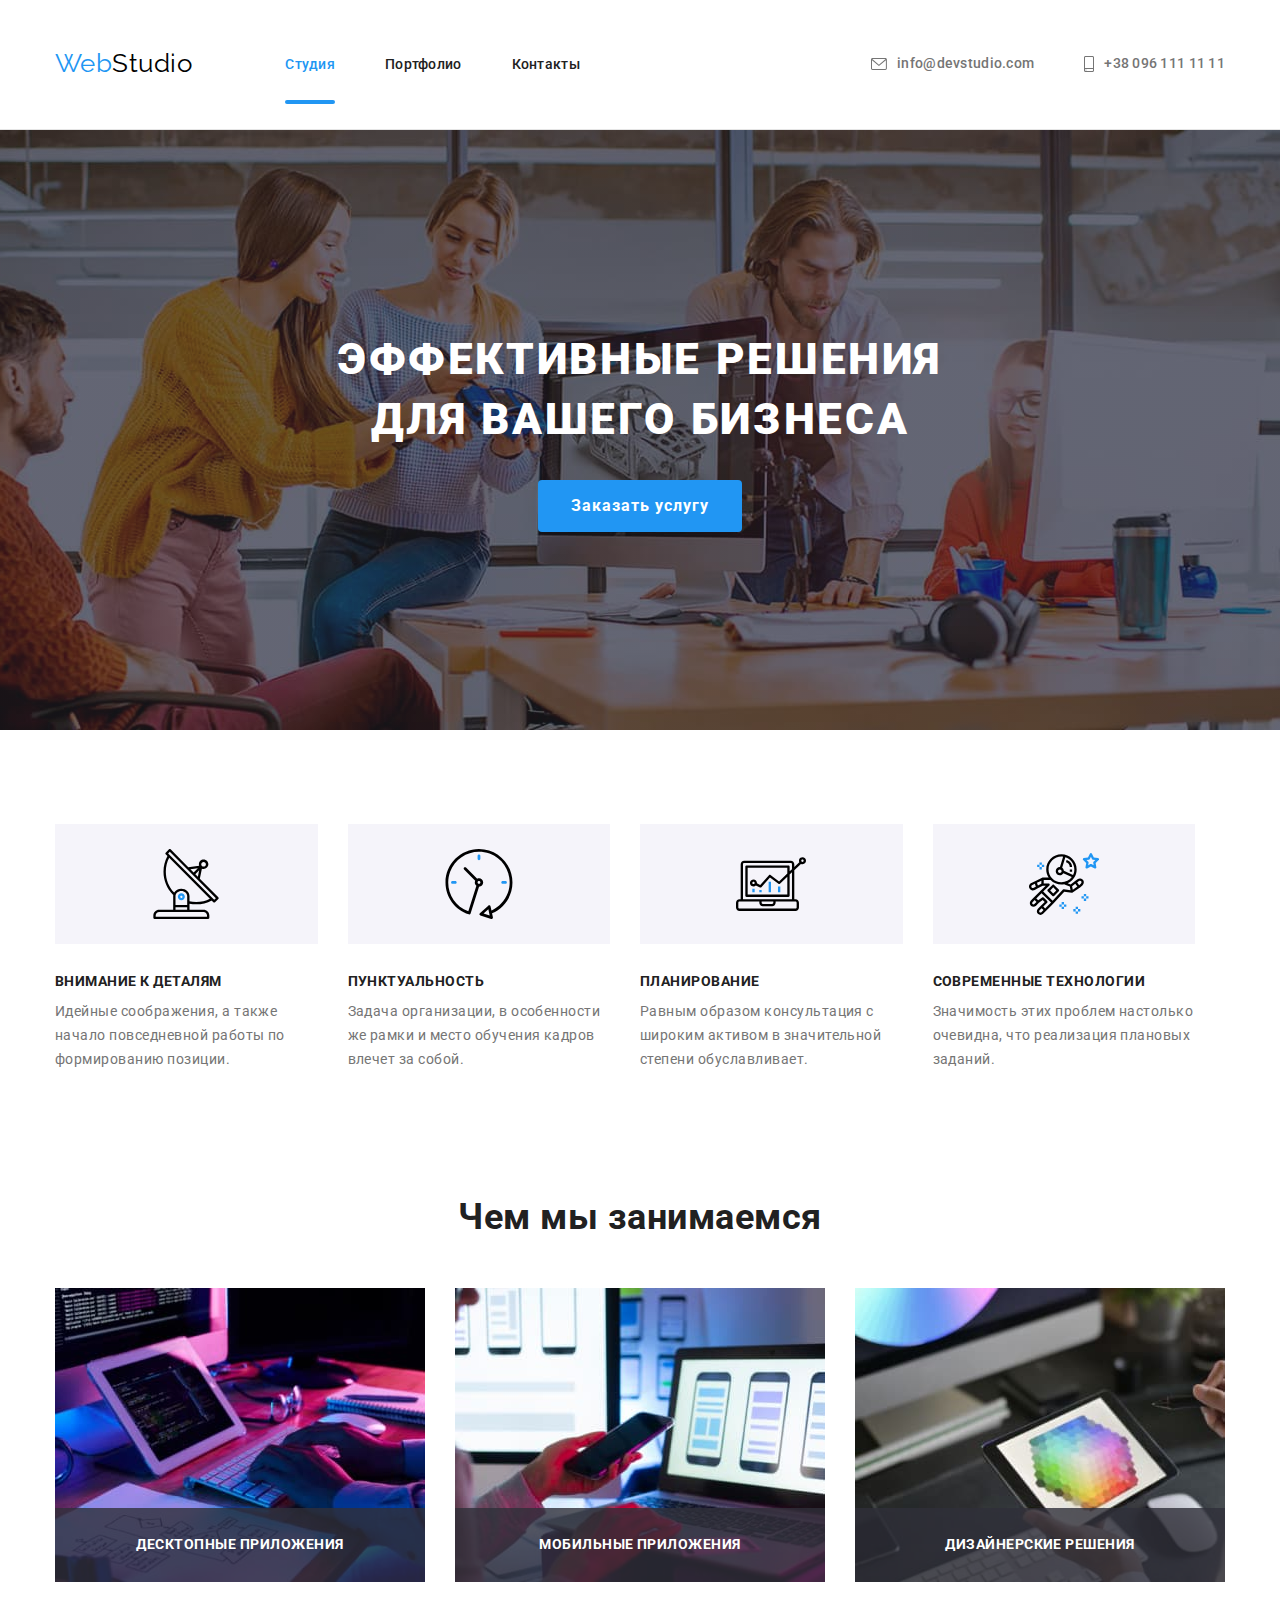
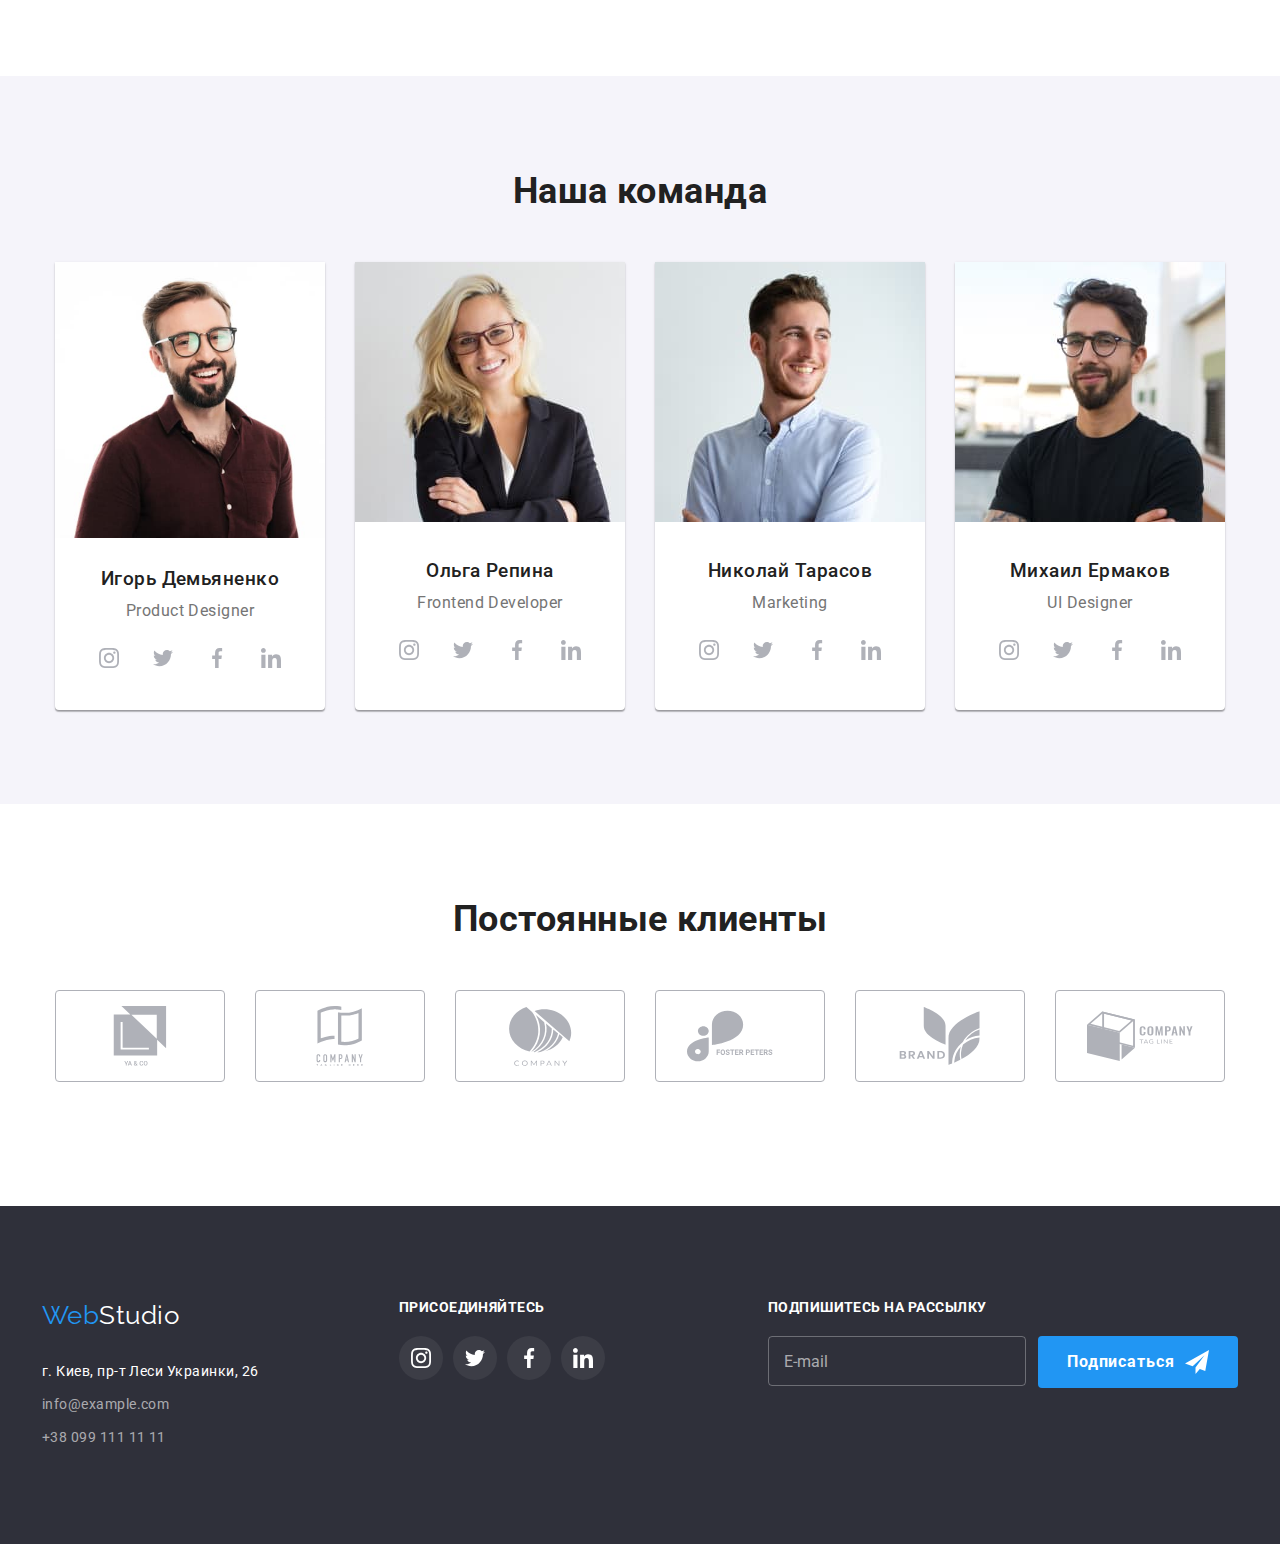
<file: index.html>
<!DOCTYPE html>
<html lang="ru">
  <head>
    <meta charset="UTF-8" />
    <meta http-equiv="X-UA-Compatible" content="IE=edge" />
    <meta name="viewport" content="width=device-width, initial-scale=1.0" />
    <!-- <meta name="viewport" content="width-1600"> -->
    <link
      href="https://fonts.googleapis.com/css2?family=Raleway:wght@700&family=Roboto:wght@400;500;700;900&display=swap"
      rel="stylesheet"
    />
    <link
      rel="stylesheet"
      href="https://cdnjs.cloudflare.com/ajax/libs/modern-normalize/1.1.0/modern-normalize.min.css"
    />
    <!-- <link rel="stylesheet" href="./css/style.css" /> -->
    <link rel="stylesheet" href="./css/main.min.css" />
    <title>Студия</title>
  </head>
  <body>
    <!-- header -->
    <header class="header">
      <div class="container">
        <div class="header-container">
          <nav class="header-nav">
            <a class="logo link" href="/index.html">Web<span class="header-logo">Studio</span></a>
            <ul class="header-list list">
              <li class="header-item">
                <a class="header-link link current" href="">Студия</a>
              </li>

              <li class="header-item">
                <a class="header-link link" href="./portfolio.html">Портфолио</a>
              </li>

              <li class="header-item">
                <a class="header-link link" href="">Контакты</a>
              </li>
            </ul>
          </nav>

          <ul class="header-contact header-contack__list list">
          <li class="header-contact__item">
            <a class="header-contact__link link" href="mailto:info@devstudio.com"
              ><svg class="header-contact__icon" width="16" height="12">
                <use href="./images/symbol-defs.svg#icon-envelope"></use>
              </svg>
              info@devstudio.com</a
            >
          </li>
          <li class="header-contact__item">
            <a class="header-contact__link link" href="tel:+380961111111"
              ><svg class="header-contact__icon" width="10" height="16">
                <use href="./images/symbol-defs.svg#icon-smartphone"></use>
              </svg>
              +38 096 111 11 11</a
            >
          </li>
        </ul>
          
          <button class="menu-open" data-menu-open>
        <svg class="menu-burger" width="24" height="16">
          <use href="./images/symbol-defs.svg#icon-burger"></use>
        </svg>
        </button>
        
        </div>
      </div>
            </div>
      <div class="mob-menu flex is-hidden" data-menu>
        <div>
          <button class="menu-close" data-menu-close>
            <svg class="menu-close" width="40" height="40">
              <use href="./images/symbol-defs.svg#icon-close"></use>
            </svg>
          </button>
          <ul class="mob-menu-list list">
            <li class="mob-menu-list__item">
              <a class="mob-menu-list__link link mob-menu-list__link--current" href="./index.html">Студия</a>
            </li>
            <li class="mob-menu-list__item">
              <a class="mob-menu-list__link link" href="./portfolio.html">Портфолио</a>
            </li>
            <li class="mob-menu-list__item">
              <a class="mob-menu-list__link link" href="">Контакты</a>
            </li>
          </ul>
        </div>
        <div class="mob-menu-list__down">
          <a class="mob-menu-list__tell link" href="tel:+380961111111">
            +38 096 111 11 11</a>
          <a class="mob-menu-list__mail link" href="mailto:info@devstudio.com">info@devstudio.com</a>
          <ul class="mob-menu-list__social list">
            <li class="mob-menu-list__social-item">Instagram</li>
            <li class="mob-menu-list__social-item">Twitter</li>
            <li class="mob-menu-list__social-item">Facebook</li>
            <li class="mob-menu-list__social-item">LinkedIn</li>
          </ul>
        </div>
    </header>

    <!-- main -->
    <main>
      <!-- hero-->
      <section class="hero">
        <h1 class="hero-title">Эффективные решения для вашего бизнеса</h1>
        <button type="button" class="hero-btn" data-modal-open>Заказать услугу</button>
      </section>

      <!---advantages -->
      <section class="advantages container">
        <h2 class="visually-hidden">Преимущества</h2>
        <ul class="advantages-list list">
          <li class="advantages-item">
            <div class="advantages-icon-box">
              <svg class="advantages-icon">
                <use href="./images/symbol-defs.svg#icon-antenna"></use>
              </svg>
            </div>
            <h3 class="advantages-skills">Внимание к деталям</h3>
            <p class="advantages-text">
              Идейные соображения, а также начало повседневной работы по формированию позиции.
            </p>
          </li>

          <li class="advantages-item">
            <div class="advantages-icon-box">
              <svg class="advantages-icon">
                <use href="./images/symbol-defs.svg#icon-clock-1"></use>
              </svg>
            </div>
            <h3 class="advantages-skills">Пунктуальность</h3>
            <p class="advantages-text">
              Задача организации, в особенности же рамки и место обучения кадров влечет за собой.
            </p>
          </li>

          <li class="advantages-item">
            <div class="advantages-icon-box">
              <svg class="advantages-icon">
                <use href="./images/symbol-defs.svg#icon-diagram"></use>
              </svg>
            </div>
            <h3 class="advantages-skills">Планирование</h3>
            <p class="advantages-text">
              Равным образом консультация с широким активом в значительной степени обуславливает.
            </p>
          </li>

          <li class="advantages-item">
            <div class="advantages-icon-box">
              <svg class="advantages-icon">
                <use href="./images/symbol-defs.svg#icon-astronaut"></use>
              </svg>
            </div>
            <h3 class="advantages-skills">Современные технологии</h3>
            <p class="advantages-text">Значимость этих проблем настолько очевидна, что реализация плановых заданий.</p>
          </li>
        </ul>
      </section>

      <!-- work -->
      <section class="work container">
        <h2 class="work-title">Чем мы занимаемся</h2>
        <ul class="work-list list">
          <li class="work-item">
            <img src="./img/img.jpg"
            srcset="./img/img.jpg 1x, 
            ./img/img-2x.jpg 2x"
             alt="работа на ПК" width="370" />
            <p class="work-text">Десктопные приложения</p>
          </li>

          <li class="work-item">
            <img src="./img/box.jpg" 
            srcset="./img/box.jpg 1x, ./img/box-2x.jpg 2x"
            alt="мобильное прилодение " width="370" />
            <p class="work-text">Мобильные приложения</p>
          </li>

          <li class="work-item">
            <img src="./img/tv.jpg"
            srcset="./img/tv.jpg 1x,
            ./img/tv-2x.jpg 2x" 
            alt="работа на планшете" width="370" />
            <p class="work-text">Дизайнерские решения</p>
          </li>
        </ul>
      </section>

      <!-- command -->
      <section class="command">
        <div class="container">
          <h2 class="command-title">Наша команда</h2>
          <ul class="command-list list">
            <li class="command-item">
              <a href="" class="command-link">
                <picture>
                  <source media="(min-width: 1200px)" srcset="./img/desktop-product-designer.jpg 1x, 
                  ./img/desktop-product-designer-2x.jpg 2x">
                  <source media="(min-width: 768px)" srcset="./img/tablet-product-designer.jpg 1x, 
                  ./img/tablet-product-designer-2x.jpg 2x">
                  <source media="(min-width: 480px)" srcset="./img/mobile-product-designer.jpg 1x, 
                  ./img/mobile-product-designer-2x.jpg 2x">
                  <img src="./img/desktop-product-designer.jpg"
                 alt="Игорь Демьяненко" width="270" />
                </picture>
              </a>
              <div class="comand-tumb">
                <h3 class="command-name">Игорь Демьяненко</h3>
                <p lang="en" class="command-text">Product Designer</p>
                <ul class="command-social-list social-list list">
                  <li class="social-item">
                    <a class="social-link link" href="">
                      <svg class="sicial-icon">
                        <use href="./images/symbol-defs.svg#icon-instagram"></use>
                      </svg>
                    </a>
                  </li>
                  <li class="social-item">
                    <a class="social-link link" href="">
                      <svg class="sicial-icon">
                        <use href="./images/symbol-defs.svg#icon-twitter"></use>
                      </svg>
                    </a>
                  </li>
                  <li class="social-item">
                    <a class="social-link link" href="">
                      <svg class="sicial-icon">
                        <use href="./images/symbol-defs.svg#icon-facebook"></use>
                      </svg>
                    </a>
                  </li>
                  <li class="social-item">
                    <a class="social-link link" href="">
                      <svg class="sicial-icon">
                        <use href="./images/symbol-defs.svg#icon-linkedin"></use>
                      </svg>
                    </a>
                  </li>
                </ul>
              </div>
            </li>

            <li class="command-item">
              <a href="" class="command-link">
                <picture>
                  <source media="(min-width: 1200px )" srcset="./img/desktop-frontend-developer.jpg 1x,
                   ./img/desktop-frontend-developer-2x.jpg 2x">
                   <source media="(min-width: 768px )" srcset="./img/tablet-frontend-developer.jpg 1x,
                   ./img/tablet-frontend-developer-2x.jpg 2x">
                   <source media="(min-width: 480px )" srcset="./img/mobile-frontend-developer.jpg 1x,
                   ./img/mobile-frontend-developer-2x.jpg 2x">
                  <img src="./img/desktop-frontend-developer.jpg" 
                  alt="Ольга Репина" 
                  width="270" />
                </picture>
                
              </a>
              <div class="comand-tumb">
                <h3 class="command-name">Ольга Репина</h3>
                <p lang="en" class="command-text">Frontend Developer</p>
                <ul class="command-social-list social-list list">
                  <li class="social-item">
                    <a class="social-link link" href="">
                      <svg class="sicial-icon">
                        <use href="./images/symbol-defs.svg#icon-instagram"></use>
                      </svg>
                    </a>
                  </li>
                  <li class="social-item">
                    <a class="social-link link" href="">
                      <svg class="sicial-icon">
                        <use href="./images/symbol-defs.svg#icon-twitter"></use>
                      </svg>
                    </a>
                  </li>
                  <li class="social-item">
                    <a class="social-link link" href="">
                      <svg class="sicial-icon">
                        <use href="./images/symbol-defs.svg#icon-facebook"></use>
                      </svg>
                    </a>
                  </li>
                  <li class="social-item">
                    <a class="social-link link" href="">
                      <svg class="sicial-icon">
                        <use href="./images/symbol-defs.svg#icon-linkedin"></use>
                      </svg>
                    </a>
                  </li>
                </ul>
              </div>
            </li>

            <li class="command-item">
              <a href="" class="command-link">
                <picture>
                  <source media="(min-width: 1200px)" srcset="./img/desktop-marketing-1.jpg 1x,
                  ./img/desktop-marketing-2x.jpg 2x">
                  <source media="(min-width: 768px)" srcset="./img/tablet-marketing.jpg 1x,
                  ./img/tablet-marketing-2x.jpg 2x">
                  <source media="(min-width: 480px)" srcset="./img/mobile-marketing.jpg 1x,
                  ./img/mobile-marketing-2x.jpg 2x">
                  <img src="./img/desktop-marketing-1.jpg" alt="Николай Тарасов" width="270" />
                </picture>
              </a>
              <div class="comand-tumb">
                <h3 class="command-name">Николай Тарасов</h3>
                <p lang="en" class="command-text">Marketing</p>
                <ul class="command-social-list social-list list">
                  <li class="social-item">
                    <a class="social-link link" href="">
                      <svg class="sicial-icon">
                        <use href="./images/symbol-defs.svg#icon-instagram"></use>
                      </svg>
                    </a>
                  </li>
                  <li class="social-item">
                    <a class="social-link link" href="">
                      <svg class="sicial-icon">
                        <use href="./images/symbol-defs.svg#icon-twitter"></use>
                      </svg>
                    </a>
                  </li>
                  <li class="social-item">
                    <a class="social-link link" href="">
                      <svg class="sicial-icon">
                        <use href="./images/symbol-defs.svg#icon-facebook"></use>
                      </svg>
                    </a>
                  </li>
                  <li class="social-item">
                    <a class="social-link link" href="">
                      <svg class="sicial-icon">
                        <use href="./images/symbol-defs.svg#icon-linkedin"></use>
                      </svg>
                    </a>
                  </li>
                </ul>
              </div>
            </li>

            <li class="command-item">              
                <a href="" class="command-link">
                   <picture>
                     <source media="(min-width: 1200px)" srcset="./img/desktop-ui-designer.jpg 1x,
                     ./img/desktop-ui-designer-2x.jpg 2x">
                     <source media="(min-width: 768px)" srcset="./img/tablet-ui-designer.jpg 1x,
                     ./img/tablet-ui-designer-2x.jpg 2x">
                     <source media="(min-width: 480px)" srcset="./img/mobile-ui-designer.jpg 1x,
                     ./img/mobile-ui-designer-2x.jpg 2x">
                  <img src="./img/desktop-ui-designer.jpg" 
                  alt="Михаил Ермаков" 
                  width="270" />
                  </picture>
                </a>
                

              <div class="comand-tumb">
                <h3 class="command-name">Михаил Ермаков</h3>
                <p lang="en" class="command-text">UI Designer</p>
                <ul class="command-social-list social-list list">
                  <li class="social-item">
                    <a class="social-link link" href="">
                      <svg class="sicial-icon">
                        <use href="./images/symbol-defs.svg#icon-instagram"></use>
                      </svg>
                    </a>
                  </li>
                  <li class="social-item">
                    <a class="social-link link" href="">
                      <svg class="sicial-icon">
                        <use href="./images/symbol-defs.svg#icon-twitter"></use>
                      </svg>
                    </a>
                  </li>
                  <li class="social-item">
                    <a class="social-link link" href="">
                      <svg class="sicial-icon">
                        <use href="./images/symbol-defs.svg#icon-facebook"></use>
                      </svg>
                    </a>
                  </li>
                  <li class="social-item">
                    <a class="social-link link" href="">
                      <svg class="sicial-icon">
                        <use href="./images/symbol-defs.svg#icon-linkedin"></use>
                      </svg>
                    </a>
                  </li>
                </ul>
              </div>
            </li>
          </ul>
        </div>
      </section>
    </main>
    <!-- client -->
    <section class="client">
      <div class="container">
        <h2 class="client-title">Постоянные клиенты</h2>
        <ul class="client-list list">
          <li class="client-item">
            <a class="client-link" href="">
              <svg class="client-icon">
                <use href="./images/symbol-defs.svg#icon-ysg"></use>
              </svg>
            </a>
          </li>
          <li class="client-item">
            <a class="client-link" href="">
              <svg class="client-icon">
                <use href="./images/symbol-defs.svg#icon-comp"></use>
              </svg>
            </a>
          </li>
          <li class="client-item">
            <a class="client-link" href="">
              <svg class="client-icon">
                <use href="./images/symbol-defs.svg#icon-group"></use>
              </svg>
            </a>
          </li>
          <li class="client-item">
            <a class="client-link" href="">
              <svg class="client-icon">
                <use href="./images/symbol-defs.svg#icon-fast"></use>
              </svg>
            </a>
          </li>
          <li class="client-item">
            <a class="client-link" href="">
              <svg class="client-icon">
                <use href="./images/symbol-defs.svg#icon-brand"></use>
              </svg>
            </a>
          </li>
          <li class="client-item">
            <a class="client-link" href="">
              <svg class="client-icon">
                <use href="./images/symbol-defs.svg#icon-compan"></use>
              </svg>
            </a>
          </li>
        </ul>
      </div>
    </section>
    <!-- footer -->
    <footer class="footer">
      <div class="container footer-container">
        <div class="footer-left">
          <a class="logo link" href="/index.html">Web<span class="footer-logo">Studio</span></a>
          <address class="footer-address">
            <ul class="footer-list list">
              <li class="footer-item">
                <a
                  href="https://goo.gl/maps/9bH4zWDmJThcaqJQ8"
                  target="_blank"
                  rel="noreferrer noopener"
                  class="footer-link-address link"
                  >г. Киев, пр-т Леси Украинки, 26</a
                >
              </li>
              <li class="footer-item">
                <a class="footer-link link" href="mailto:info@example.com">info@example.com</a>
              </li>

              <li class="footer-item">
                <a class="footer-link link" href="tel:+380991111111">+38 099 111 11 11</a>
              </li>
            </ul>
          </address>
        </div>

        <div class="footer-right">
          <h3 class="footer-text">присоединяйтесь</h3>
          <ul class="footer-social-list social-list list">
            <li class="social-item">
              <a class="social-link footer-social-link" href="">
                <svg class="sicial-icon footer-sicial-icon">
                  <use href="./images/symbol-defs.svg#icon-instagram"></use>
                </svg>
              </a>
            </li>

            <li class="social-item">
              <a class="social-link footer-social-link" href="">
                <svg class="sicial-icon footer-sicial-icon">
                  <use href="./images/symbol-defs.svg#icon-twitter"></use>
                </svg>
              </a>
            </li>

            <li class="social-item">
              <a class="social-link footer-social-link" href="">
                <svg class="sicial-icon footer-sicial-icon">
                  <use href="./images/symbol-defs.svg#icon-facebook"></use>
                </svg>
              </a>
            </li>

            <li class="social-item">
              <a class="social-link footer-social-link" href="">
                <svg class="sicial-icon footer-sicial-icon">
                  <use href="./images/symbol-defs.svg#icon-linkedin"></use>
                </svg>
              </a>
            </li>
          </ul>
        </div>
                <!-- ----------footer-form------------ -->
        <div class="footer-form-box">
          <h3 class="footer-form-text footer-text">Подпишитесь на рассылку</h3>
          <form action="#" class="footer-form">
            <input type="usrt-mail" class="footer-form-input" placeholder="E-mail">
              <button type="submit" class="footer-form-btn hero-btn">Подписаться 
                <svg class="footer-form-icon" width="24" height="24">
                    <use href="./images/symbol-defs.svg#icon-send"></use>
                 </svg>
            </button>
          </form>
        </div>
      </div>
    </footer>
    <!-- backdrop -->
    <div class="backdrop is-hidden" data-modal>
      <div class="modal">
        <button class="backdrop-close-btn" type="button" data-modal-close>
          <svg class="backdrop-icon" width="30" height="30">
            <use href="./images/symbol-defs.svg#icon-x"></use>
          </svg>
        </button>
        <!-- модалка -->
                <p class="modal-title">Оставьте свои данные, мы вам перезвоним</p>
        <form action="#" class="modal-form">
          <div class="modal-field">
            <label for="user-name" class="input-lable">Имя</label>
            <span class="input-wrapper">
              <input name="user-name" id="user-name" class="modal-input" />
              <svg class="input-icon" width="18" height="18">
                <use href="./images/symbol-defs.svg#icon-name"></use>
              </svg>
            </span>
          </div>

          <div class="modal-field">
            <label for="user-tel" class="input-lable">Телефон</label>
            <span class="input-wrapper">
              <input name="user-tel" id="user-tel" class="modal-input" />
              <svg class="input-icon" width="18" height="18">
                <use href="./images/symbol-defs.svg#icon-tel"></use>
              </svg>
            </span>
          </div>

          <div class="modal-field">
            <label for="user-email" class="input-lable">Почта</label>
            <span class="input-wrapper">
              <input name="user-email" id="user-email" class="modal-input" />
              <svg class="input-icon" width="18" height="18">
                <use href="./images/symbol-defs.svg#icon-mail"></use>
              </svg>
            </span>
          </div>

          <div>
            <label for="user-text" class="input-lable">Комментарий</label>
            <textarea name="user-text" 
                id="user-text" 
            class="modal-text-input" 
            placeholder="Введите текст"></textarea>
          </div>

          <input 
          type="checkbox" 
          id="modal-checkbox" 
          class="modal-checkbox visually-hidden">
          <label for="modal-checkbox" class="chek-text"> 
            <span>
              <svg class="check-icon" width="11" height="8">
              <use href="./images/symbol-defs.svg#icon-chek">
              </use>
               </svg>
            </span> Соглашаюсь с рассылкой и принимаю  <a href="" class="checkbox-licens">  Условия договора</a></label>
          <button class="hero-btn modal-btn" type="submit">Отправить</button>
    </div>
    
        </form>
         </div>
    </div>
    <script src="./js/modal.js"></script>
    <script src="./js/menu.js"></script>
  </body>
</html>
</file>
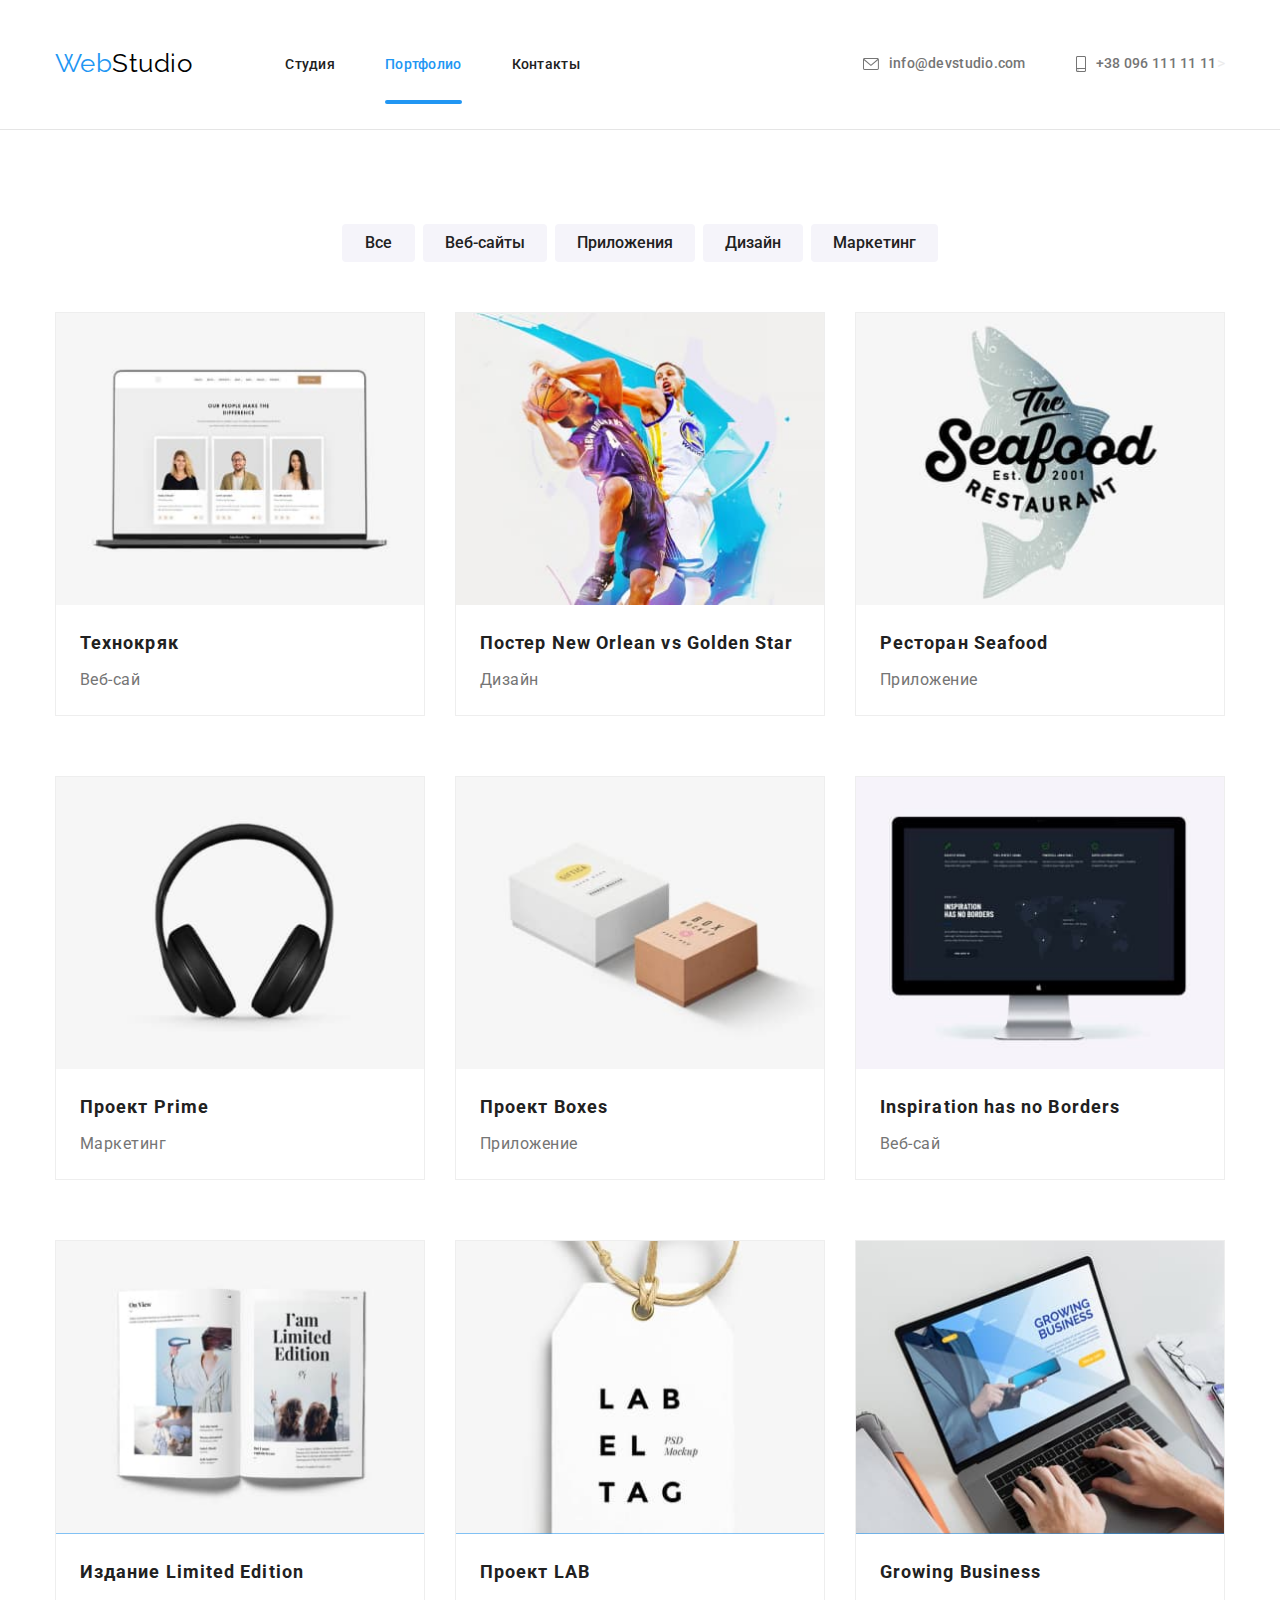
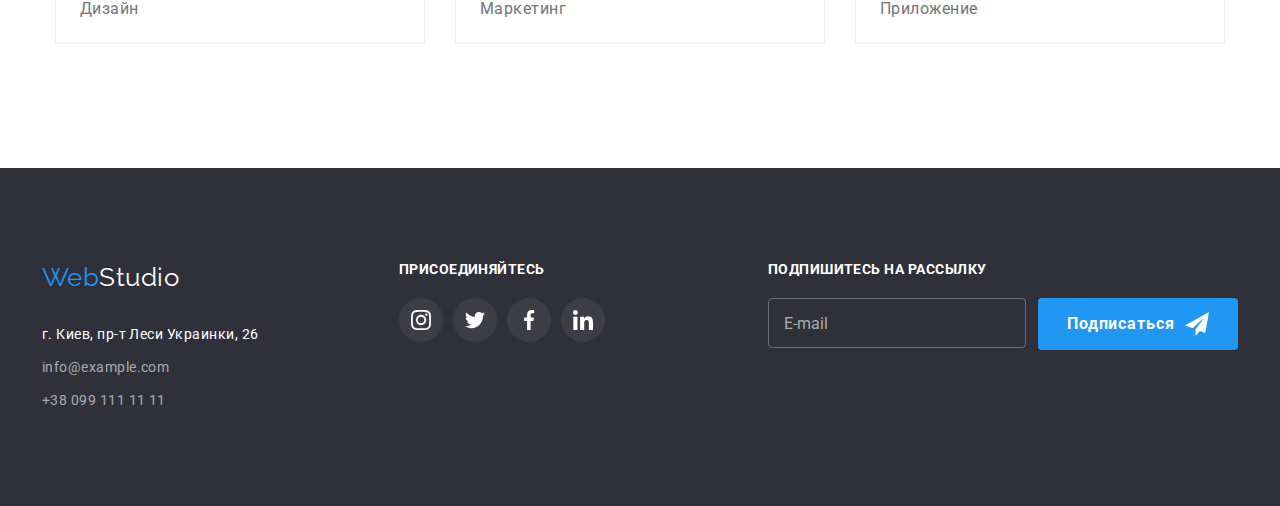
<file: portfolio.html>
<!DOCTYPE html>
<html lang="ru">
  <head>
    <meta charset="UTF-8" />
    <meta http-equiv="X-UA-Compatible" content="IE=edge" />
    <meta name="viewport" content="width=device-width, initial-scale=1.0" />
    <!-- <meta name="viewport" content="width-1600"> -->
    <link
      href="https://fonts.googleapis.com/css2?family=Raleway:wght@700&family=Roboto:wght@400;500;700;900&display=swap"
      rel="stylesheet"
    />
    <link
      rel="stylesheet"
      href="https://cdnjs.cloudflare.com/ajax/libs/modern-normalize/1.1.0/modern-normalize.min.css"
    />
    <!-- <link rel="stylesheet" href="./css/style.css" /> -->
<link rel="stylesheet" href="./css/main.min.css">
    <title>portfolio</title>
  </head>
  <body>
    <!-- header -->
    <header class="header">
      <div class="container">
        <div class="header-container">
          <nav class="header-nav">
            <a class="logo link" href="/index.html">Web<span class="header-logo">Studio</span></a>
            <ul class="header-list list">
              <li class="header-item">
                <a class="header-link link" href="./index.html">Студия</a></li>

              <li class="header-item">
                <a class="header-link link current" href="" >Портфолио</a>
              </li>

              <li class="header-item">
                <a class="header-link link" href="" >Контакты</a></li>
            </ul>
          </nav>

          <ul class="header-contact header-contack__list list">
          <li class="header-contact__item">
            <a class="header-contact__link link" href="mailto:info@devstudio.com"
              ><svg class="header-contact__icon" width="16" height="12">
                <use href="./images/symbol-defs.svg#icon-envelope"></use>
              </svg>
              info@devstudio.com</a
            >
          </li>
          <li class="header-contact__item">
            <a class="header-contact__link link" href="tel:+380961111111"
              ><svg class="header-contact__icon" width="10" height="16">
                <use href="./images/symbol-defs.svg#icon-smartphone"></use>
              </svg>
              +38 096 111 11 11</a
            >
          </li>
        </ul>>
               <button class="menu-open" data-menu-open>
        <svg class="menu-burger" width="24" height="16">
          <use href="./images/symbol-defs.svg#icon-burger"></use>
        </svg>
        </button>
        
        </div>
      </div>
            </div>
      <div class="mob-menu flex is-hidden" data-menu>
        <div>
          <button class="menu-close" data-menu-close>
            <svg class="menu-close" width="40" height="40">
              <use href="./images/symbol-defs.svg#icon-close"></use>
            </svg>
          </button>
          <ul class="mob-menu-list list">
            <li class="mob-menu-list__item">
              <a class="mob-menu-list__link link mob-menu-list__link--current" href="./index.html">Студия</a>
            </li>
            <li class="mob-menu-list__item">
              <a class="mob-menu-list__link link" href="./portfolio.html">Портфолио</a>
            </li>
            <li class="mob-menu-list__item">
              <a class="mob-menu-list__link link" href="">Контакты</a>
            </li>
          </ul>
        </div>
        <div class="mob-menu-list__down">
          <a class="mob-menu-list__tell link" href="tel:+380961111111">
            +38 096 111 11 11</a>
          <a class="mob-menu-list__mail link" href="mailto:info@devstudio.com">info@devstudio.com</a>
          <ul class="mob-menu-list__social list">
            <li class="mob-menu-list__social-item">Instagram</li>
            <li class="mob-menu-list__social-item">Twitter</li>
            <li class="mob-menu-list__social-item">Facebook</li>
            <li class="mob-menu-list__social-item">LinkedIn</li>
          </ul>
        </div>
        </div>
      </div>
    </header>

    <!-- main -->
    <main>
      <!-- filter -->
      <section class="filter container">
        <h1 class="visually-hidden">Фильтр filter </h1>
        <ul class="filter-list list">
          <li class="filter-list__item">
            <button type="button" class="filter-list__btn">Все</button>
          </li>
          <li class="filter-list__item">
            <button type="button" class="filter-list__btn">Веб-сайты</button>
          </li>
          <li class="filter-list__item">
            <button type="button" class="filter-list__btn">Приложения</button>
          </li>
          <li class="filter-list__item">
            <button type="button" class="filter-list__btn">Дизайн</button>
          </li>
          <li class="filter-list__item">
            <button type="button" class="filter-list__btn">Маркетинг</button>
          </li>
        </ul>
        <!-- works -->

      <div class="works ">
          <ul class="works-list list">
          <li class="works-list__item">
            <div class="works-top__wrapper">
              <a href="" class=" link "
              >
             <picture>
               <source media="(min-width: 1200px)" srcset="./img/our-people.jpg 1x,
               ./img/our-people-2x.jpg 2x">
               <source media="(min-width: 768px)" srcset="./img/our-people.jpg 1x,
               ./img/our-people-2x.jpg 2x">
               <source media="(min-width: 480px)" srcset="./img/our-people.jpg 1x,
               ./img/our-people-2x.jpg 2x">
                <img 
                src="./img/our-people.jpg" 
                alt="Технокряк" 
                width="370" />
             </picture>
                
                
              
              <p class="works-top__text">
                Технокряк это современная площадка распространения коронавируса. 
                Компании используют эту платформу для цифрового шпионажа и атак на 
                защищённые сервера конкурентов.
              </p>
            </div>
               <div class="works-tumb">
                  <h2 class="works-tumb__title">Технокряк</h2>
              <p class="works-tumb__text">Веб-сай</p>
               </div>
            </a>
            
        
          </li>

          <li class="works-list__item list">
             <div class="works-top__wrapper">
           <a href="" class=" link "
              >
              <picture>
                <source media="(min-width: 1200px)" srcset="./img/ball.jpg 1x, 
                ./img/ball-2x.jpg 2x">
                <source media="(min-width: 768px)" srcset="./img/ball.jpg 1x, 
                ./img/ball-2x.jpg 2x">
                <source media="(min-width: 480px)" srcset="./img/ball.jpg 1x, 
                ./img/ball-2x.jpg 2x">
                <img src="./img/ball.jpg" alt="Дизайн" width="370" />
              </picture>
              <p class="works-top__text">
                Технокряк это современная площадка распространения коронавируса. 
                Компании используют эту платформу для цифрового шпионажа и атак на 
                защищённые сервера конкурентов.
              </p>
              </div>
              <div class="works-tumb">
                <h2 class="works-tumb__title">Постер New Orlean vs Golden Star</h2>
              <p class="works-tumb__text">Дизайн</p></a
            >
              </div>
            
          </li>

          <li class="works-list__item list">
            <div class="works-top__wrapper">
            <a href="" class=" link "
              >
              <picture>
                <source media="(min-width: 1200px)" srcset="./img/seafood.jpg 1x, 
                ./img/seafood-2x.jpg 2x">
                <source media="(min-width: 768px)" srcset="./img/seafood.jpg 1x, 
                ./img/seafood-2x.jpg 2x">
                <source media="(min-width: 480px)" srcset="./img/seafood.jpg 1x, 
                ./img/seafood-2x.jpg 2x">
                <img src="./img/seafood.jpg" alt="Приложение" width="370" />
              </picture>
              <p class="works-top__text">
                Технокряк это современная площадка распространения коронавируса. 
                Компании используют эту платформу для цифрового шпионажа и атак на 
                защищённые сервера конкурентов.
              </p>
              </div>
              <div class="works-tumb">
                <h2 class="works-tumb__title">Ресторан Seafood</h2>
              <p class="works-tumb__text">Приложение</p></a
            >
              </div>
            
          </li>

          <li class="works-list__item list">
            <div class="works-top__wrapper">
            <a href="" class=" link "
              >
              <picture>
                <source media="(min-width: 1200px)" srcset="./img/headphone.jpg 1x, 
                ./img/headphone-2x.jpg 2x">
                <source media="(min-width: 768px )" srcset="./img/headphone.jpg 1x, 
                ./img/headphone-2x.jpg 2x">
                <source media="(min-width: 480px )" srcset="./img/headphone.jpg 1x, 
                ./img/headphone-2x.jpg 2x">
                <img src="./img/headphone.jpg" alt="Маркетинг" width="370" />
              </picture>
              <p class="works-top__text">
                Технокряк это современная площадка распространения коронавируса. 
                Компании используют эту платформу для цифрового шпионажа и атак на 
                защищённые сервера конкурентов.
              </p>
              </div>
             <div class="works-tumb">
                <h2 class="works-tumb__title">Проект Prime</h2>
              <p class="works-tumb__text">Маркетинг</p></a
            >
             </div>
            
          </li>

          <li class="works-list__item list">
            <div class="works-top__wrapper">
            <a href="" class=" link "
              >
              <picture>
                <source media="(min-width: 1200px)" srcset="./img/2-box.jpg 1x,
                ./img/2-box-2x.jpg 2x">
                <source media="(min-width: 768px)" srcset="./img/2-box.jpg 1x,
                ./img/2-box-2x.jpg 2x">
                <source media="(min-width: 480px)" srcset="./img/2-box.jpg 1x,
                ./img/2-box-2x.jpg 2x">
                <img src="./img/2-box.jpg" alt="Приложение" width="370" />
              </picture>
              <p class="works-top__text">
                Технокряк это современная площадка распространения коронавируса. 
                Компании используют эту платформу для цифрового шпионажа и атак на 
                защищённые сервера конкурентов.
              </p>
              </div>
              <div class="works-tumb">
                <h2 class="works-tumb__title">Проект Boxes</h2>
              <p class="works-tumb__text">Приложение</p></a
            >
              </div>
            
          </li>

          <li class="works-list__item list">
            <div class="works-top__wrapper">
            <a href="" class=" link "
              >
              <picture>
                <source media="(min-width: 1200px)" srcset="./img/screen.jpg 1x,
                ./img/screen-2x.jpg 2x">
                <source media="(min-width: 768px)" srcset="./img/screen.jpg 1x,
                ./img/screen-2x.jpg 2x">
                <source media="(min-width: 480px)" srcset="./img/screen.jpg 1x,
                ./img/screen-2x.jpg 2x">
                <img src="./img/screen.jpg" alt="Веб-сай" width="370" />
              </picture>
              <p class="works-top__text">
                Технокряк это современная площадка распространения коронавируса. 
                Компании используют эту платформу для цифрового шпионажа и атак на 
                защищённые сервера конкурентов.
              </p>
              </div>
              <div class="works-tumb">
                <h2 class="works-tumb__title">Inspiration has no Borders</h2>
              <p class="works-tumb__text">Веб-сай</p></a
            >
              </div>
            
          </li>

          <li class="works-list__item list">
            <div class="works-top__wrapper">
            <a href="" class=" link "
              >
              <picture>
                <source media="(min-width: 1200px)" srcset="../img/book.jpg 1x,
                ./img/book-2x.jpg 2x">
                 <source media="(min-width: 768px)" srcset="../img/book.jpg 1x,
                ./img/book-2x.jpg 2x">
                 <source media="(min-width: 480px)" srcset="../img/book.jpg 1x,
                ./img/book-2x.jpg 2x">
                <img src="./img/book.jpg" alt="Дизайн" width="370" />
              </picture>
              <p class="works-top__text">
                Технокряк это современная площадка распространения коронавируса. 
                Компании используют эту платформу для цифрового шпионажа и атак на 
                защищённые сервера конкурентов.
              </p>
              </div>
              <div class="works-tumb">
                <h2 class="works-tumb__title">Издание Limited Edition</h2>
              <p class="works-tumb__text">Дизайн</p></a
            >
              </div>
            
          </li>

          <li class="works-list__item list">
            <div class="works-top__wrapper">
            <a href="" class=" link "
              >
              <picture>
                <source media="(min-width: 1200px)" srcset="./img/label.jpg 1x,
                ./img/label-2x.jpg 2x">
                 <source media="(min-width: 768px)" srcset="./img/label.jpg 1x,
                ./img/label-2x.jpg 2x">
                 <source media="(min-width: 480px)" srcset="./img/label.jpg 1x,
                ./img/label-2x.jpg 2x">
                <img src="./img/label.jpg" alt="Маркетинг" width="370" />
              </picture>
              <p class="works-top__text">
                Технокряк это современная площадка распространения коронавируса. 
                Компании используют эту платформу для цифрового шпионажа и атак на 
                защищённые сервера конкурентов.
              </p>
              </div>
              <div class="works-tumb">
                <h2 class="works-tumb__title">Проект LAB</h2>
              <p class="works-tumb__text">Маркетинг</p></a
            >
              </div>
            
          </li>

          <li class="works-list__item list">
            <div class="works-top__wrapper">
            <a href="" class=" link "
              >
              <picture>
                <source media="(min-width: 1200px)" srcset="./img/leptop.jpg 1x,
                ./img/leptop-2x.jpg 2x">
                <source media="(min-width: 768px)" srcset="./img/leptop.jpg 1x,
                ./img/leptop-2x.jpg 2x">
                <source media="(min-width: 480px)" srcset="./img/leptop.jpg 1x,
                ./img/leptop-2x.jpg 2x">
                <img src="./img/leptop.jpg" alt="Приложение" width="370" />
              </picture>
              <p class="works-top__text">
                Технокряк это современная площадка распространения коронавируса. 
                Компании используют эту платформу для цифрового шпионажа и атак на 
                защищённые сервера конкурентов.
              </p>
              </div>
              <div class="works-tumb">
                <h2 class="works-tumb__title">Growing Business</h2>
              <p class="works-tumb__text">Приложение</p></a
            >
              </div>
            
        </ul>
      </section>
</div>
    </main>
    <!-- footer -->
    <footer class="footer">
      <div class="container footer-container">
        <div class="footer-left">
          <a class="logo link" href="/index.html">Web<span class="footer-logo">Studio</span></a>
        <address class="footer-address">
          <ul class="footer-list list">
            <li class="footer-item">
              <a
                href="https://goo.gl/maps/9bH4zWDmJThcaqJQ8"
                target="_blank"
                rel="noreferrer noopener"
                class="footer-link-address link"
                >г. Киев, пр-т Леси Украинки, 26</a
              >
            </li>
            <li class="footer-item">
              <a class="footer-link link" href="mailto:info@example.com">info@example.com</a>
            </li>

            <li class="footer-item">
              <a class="footer-link link" href="tel:+380991111111">+38 099 111 11 11</a>
            </li>
          </ul>
        </address>
        </div>

        <div class="footer-right">
          <h3 class="footer-text">присоединяйтесь</h3>
          <ul class="footer-social-list social-list list">
            <li class="social-item ">
              <a class="social-link footer-social-link" href="">
                <svg class="sicial-icon footer-sicial-icon">
                  <use href="./images/symbol-defs.svg#icon-instagram"></use>
                </svg>
              </a>
            </li>

            <li class="social-item">
              <a class="social-link footer-social-link" href="">
                <svg class="sicial-icon footer-sicial-icon">
                  <use href="./images/symbol-defs.svg#icon-twitter"></use>
                </svg>
              </a>
            </li>

            <li class="social-item">
              <a class="social-link footer-social-link" href="">
                <svg class="sicial-icon footer-sicial-icon">
                  <use href="./images/symbol-defs.svg#icon-facebook"></use>
                </svg>
              </a>
            </li>

            <li class="social-item">
              <a class="social-link footer-social-link" href="">
                 <svg class="sicial-icon footer-sicial-icon">
                  <use href="./images/symbol-defs.svg#icon-linkedin"></use>
                </svg>
              </a>
            </li>
          </ul>
        </div> 
                 <!-- ----------footer-form------------ -->
         <div class="footer-form-box">
          <h3 class="footer-form-text footer-text">Подпишитесь на рассылку</h3>
          <form action="#" class="footer-form">
            <input type="usrt-mail" class="footer-form-input" placeholder="E-mail">
              <button type="submit" class="footer-form-btn hero-btn">Подписаться 
                <svg class="footer-form-icon" width="24" height="24">
                    <use href="./images/symbol-defs.svg#icon-send"></use>
                 </svg>
            </button>
          </form>
        </div>
      </div>
    </footer>
    <script src="./js/menu.js"></script>
      
  </body>
</html>
</file>
<file: css/style.css>
/* цвет фота #E5E5E5 */
/* цвет нижней секции #F5F4FA */
/* цвет фрна футтера и героя #2F303A */
/* основного dark цвет текста #212121 */
/* вторичный цвет текста #757575 */
/* цвет акцента #2196F3 */
/* белый цвет текста  #ffffff */
/* цвет текска футтер контент rgba(255, 255, 255, 0.6) */

:root {
  --dark-text-color: #212121;
  --accent-color: #2196f3;
  --primary-text-color: #757575;
  --white-color: #ffffff;
  --footer-connection-text-color: rgba(255, 255, 255, 0.6);
  --backgrond-section-color: #f5f4fa;
  --footer-color: #2f303a;
  --background-color: #e5e5e5;
  --drop-shadow: (0px 4px 4px rgba(0, 0, 0, 0.25));
  --icon-color: #afb1b8;
}
body {
  font-family: 'Roboto', sans-serif;
  color: #ececec;
  letter-spacing: 0.03em;
}
/* ----------утитлиты------------- */
.visually-hidden {
  position: absolute;
  clip: rect(0 0 0 0);
  width: 1px;
  height: 1px;
  margin: -1px;
}
.container {
  width: 1200px;
  margin-left: auto;
  margin-right: auto;
  padding-left: 15px;
  padding-right: 15px;
}
.link {
  text-decoration: none;
}
.list {
  list-style: none;
}
.logo {
  font-family: 'Raleway', sans-serif;
  color: var(--accent-color);
  font-size: 26px;
  line-height: 1.2;
}

/*  -----------reset.css */
p,
h1,
h2,
h3,
h4,
h5 {
  margin: 0;
}
ul {
  margin: 0;
  padding: 0;
}
img {
  display: block;
  max-width: 100%;
}

/* ----------------header------------------- */
.header {
  /* margin-top: 0;
  margin-bottom: 94px; */
  border-bottom: 1px solid var(--background-color);
  padding: 24px 0 25px;
}
.header-container {
  display: flex;
  align-items: center;
}
.header-nav {
  display: flex;
  align-items: center;
}
.header-logo {
  color: #000;
  margin-right: 93px;
}

.header-link {
  position: relative;
  font-weight: 500;
  font-size: 14px;
  line-height: calc(16 / 14);
  letter-spacing: 0.02em;
  color: var(--dark-text-color);
  transition: color 250ms cubic-bezier(0.4, 0, 0.2, 1);
}
.header-list {
  display: flex;
}
.header-item:not(:last-child) {
  margin-right: 50px;
}

.header-link:focus,
.header-link:hover,
.current,
.header-tel-link:focus,
.header-tel-link:hover {
  color: var(--accent-color);
}
.current::after {
  content: '';
  position: absolute;
  width: 100%;
  height: 4px;
  border-radius: 2px;
  color: var(--accent-color);
  display: block;
  /* --------------------почему не работаеьт нижний карент???------- */
}
.header-tel-list {
  display: inline-flex;

  margin-left: auto;
}
.header-tel-item + .header-tel-item {
  margin-left: 50px;

  /* ------почему не работает? */
}
.header-icon {
  fill: var(--primary-text-color);
  margin-right: 10px;
  transition: fill 250ms cubic-bezier(0.4, 0, 0.2, 1);
}
.header-icon:hover,
.header-icon:focus {
  fill: var(--accent-color);
}

.header-tel-link {
  font-weight: 500;
  font-size: 14px;
  line-height: calc(16 / 14);
  color: var(--primary-text-color);
  transition: color 250ms cubic-bezier(0.4, 0, 0.2, 1);
}

/* ---------------hero---------------------- */
.hero {
  background-image: linear-gradient(to right, rgba(47, 48, 58, 0.4), rgba(47, 48, 58, 0.4)),
    url('../images/Img.jpg');
  background-repeat: no-repeat;
  background-position: center;
  background-size: cover;
  background-color: var(--footer-color);
  max-width: 1600px;
  height: 600px;
  margin-left: auto;
  margin-right: auto;
  text-align: center;
  padding: 200px 0;
}

.hero-title {
  margin-top: 0;
  margin-bottom: 30px;
  margin-left: auto;
  margin-right: auto;
  max-width: 695px;
  font-weight: 900;
  font-size: 44px;
  line-height: 1.36;
  letter-spacing: 0.06em;
  text-transform: uppercase;
  color: var(--white-color);
}
.hero-btn {
  font-family: inherit;
  font-weight: 700;
  padding: 10px 32px;
  font-size: 16px;
  line-height: 1.87;
  letter-spacing: 0.06em;
  border-radius: 4px;
  cursor: pointer;
  border: 1px solid transparent;
  color: var(--white-color);
  background-color: var(--accent-color);
  transition: 250ms linear, background-color 250ms cubic-bezier(0.4, 0, 0.2, 1);
}
.hero-btn:hover,
.hero-btn:focus {
  background-color: var(--white-color);
  color: var(--accent-color);
  border: 1px solid var(--accent-color);
}

/* --------------advantages-------------- */
.advantages {
  padding-top: 94px;
  padding-bottom: 94px;
}
.advantages-list {
  display: flex;
}
.advantages-item:not(:last-child) {
  margin-right: 30px;
}
.advantages-icon-box {
  margin-bottom: 30px;
  display: flex;
  justify-content: center;
  align-items: center;
  width: 270px;
  height: 120px;
  background-color: var(--backgrond-section-color);
}
.advantages-icon {
  width: 70px;
  height: 70px;
}
.advantages-skills {
  margin-top: 0;
  margin-bottom: 10px;
  font-weight: 700;
  font-size: 14px;
  line-height: calc(16 / 14);
  text-transform: uppercase;
  color: var(--dark-text-color);
}
.advantages-text {
  font-size: 14px;
  line-height: 1.71;

  color: var(--primary-text-color);
}

/* --------------work-------------------- */
.work {
  padding-bottom: 94px;
}

.work-title {
  margin-bottom: 50px;
  font-weight: 700;
  font-size: 36px;
  line-height: 1.17;
  text-align: center;
  color: var(--dark-text-color);
}
.work-list {
  display: flex;
}
.work-item:not(:last-child) {
  margin-right: 30px;
}
/* --------------command-------------- */
.command {
  background-color: var(--backgrond-section-color);
  padding-top: 94px;
  padding-bottom: 94px;

  margin: 0px auto;
}
.command-title {
  margin-top: 0;
  margin-bottom: 50px;
  font-weight: 700;
  font-size: 36px;
  line-height: 1.17;
  text-align: center;
  color: var(--dark-text-color);
}
.command-list {
  display: flex;
  margin-left: -30px;
}
.command-item {
  background-color: #ffffff;
  flex-basis: calc(100% / 3 - 30px);
  margin-left: 30px;
  box-shadow: 0px 1px 3px rgba(0, 0, 0, 0.12), 0px 1px 1px rgba(0, 0, 0, 0.14),
    0px 2px 1px rgba(0, 0, 0, 0.2);
  border-radius: 0px 0px 4px 4px;
}
.comand-tumb {
  padding: 30px 0;
}
.command-name {
  margin-bottom: 10px;
  font-weight: 500;
  font-size: 16px;
  line-height: 1.2;
  text-align: center;

  color: var(--dark-text-color);
}
.command-text {
  margin-bottom: 16px;
  font-size: 16px;
  line-height: 1.2;
  text-align: center;
  color: var(--primary-text-color);
}
.social-list {
  display: flex;
  justify-content: center;
}

.social-item {
  width: 44px;
  height: 44px;
}
.social-item + .social-item {
  margin-left: 10px;
}

.social-link {
  width: 100%;
  height: 100%;
  background-color: transparent;
  border-radius: 50%;
  display: flex;
  justify-content: center;
  align-items: center;
  transition: 250ms linear, background-color 250ms cubic-bezier(0.4, 0, 0.2, 1);
}
.sicial-icon {
  width: 20px;
  height: 20px;
  fill: var(--icon-color);
  transition: fill 250ms cubic-bezier(0.4, 0, 0.2, 1);
}
.social-link:hover,
.social-link:focus {
  background-color: var(--accent-color);
}

.social-link:hover .sicial-icon,
.social-link:focus .sicial-icon {
  /* background-color: var(--white-color); */
  fill: var(--white-color);
  /* ---------------------------не работает !!!!!!!!!!---------- */
}
/* -----------client------------ */
.client {
  padding: 94px 0;
}
.client-title {
  margin-top: 0;
  margin-bottom: 50px;
  font-weight: 700;
  font-size: 36px;
  line-height: 1.17;
  text-align: center;
  color: var(--dark-text-color);
}
.client-list {
  display: flex;
  justify-content: center;
}

.client-item:not(:last-child) {
  margin-right: 30px;

  /* ------------не понятный нижний отступ под иконками !!!-------------- */
}

.client-link {
  display: flex;
  justify-content: center;
  align-items: center;
  width: 170px;
  height: 92px;
  border-radius: 4px;
  border: 1px solid var(--icon-color);
  transition: fill 250ms cubic-bezier(0.4, 0, 0.2, 1);
  /* ----------------в макете не нашел радиус бордера!!!!-------- */
}

.client-link:hover,
.client-link:focus {
  border-color: var(--accent-color);
}

.client-link:hover .client-icon,
.client-link:focus .client-icon {
  fill: var(--accent-color);
}

.client-icon {
  width: 106px;
  height: 60px;
  fill: var(--icon-color);
  transition: fill 250ms cubic-bezier(0.4, 0, 0.2, 1);
}

/* ---------------footer------------------ */
.footer {
  padding-top: 60px;
  padding-bottom: 60px;
  background-color: var(--footer-color);
}
.footer-container {
  display: flex;
  justify-content: start;
  align-items: baseline;
}
.footer-left {
  display: flex;
  flex-direction: column;
}
.logo link {
}

.footer-address {
  font-style: normal;
  margin-top: 20px;
}

.footer-item {
  margin-top: 9px;
}
.footer-logo {
  color: var(--white-color);
}
.footer-link-address {
  font-size: 14px;
  line-height: 1.71;

  color: var(--white-color);
}
.footer-link {
  font-size: 14px;
  line-height: 1.71;

  color: var(--footer-connection-text-color);
}
.footer-title {
  font-weight: 700;
  font-size: 14px;
  line-height: 1.4;
  text-transform: uppercase;
  color: var(--white-color);
}

.footer-right {
  display: block;
  flex-direction: column;

  margin-left: 70px;
  width: 206px;
}
.footer-text {
  margin-bottom: 20px;
  font-weight: 700px;
  font-size: 14px;
  line-height: 1.14;
  text-transform: uppercase;
  color: #ffffff;
}
.footer-social-link {
  background-color: #ffffff10;
}
.footer-sicial-icon {
  fill: var(--white-color);
}

/* -----------portfolio--------------------- */
/* -----------portfolio filter----------------- */
.filter {
  padding-top: 94px;
  padding-bottom: 94px;
}
.filter-list {
  margin-bottom: 50px;
  display: flex;
  justify-content: center;
}
.filter-item:not(:last-child) {
  margin-right: 8px;
}
.filter-btn {
  font-family: inherit;
  font-weight: 500;
  min-width: 73px;
  padding: 6px 22px;
  color: var(--dark-text-color);
  background-color: var(--backgrond-section-color);
  font-size: 16px;
  line-height: 1.6;
  cursor: pointer;
  border-radius: 4px;
  border: transparent;
  transition: 250ms cubic-bezier(0.4, 0, 0.2, 1),
    background-color 250ms cubic-bezier(0.4, 0, 0.2, 1),
    box-shadow 250ms cubic-bezier(0.4, 0, 0.2, 1);
}

.filter-btn:hover,
.filter-btn:focus {
  color: var(--white-color);
  background-color: var(--accent-color);
  filter: drop-shadow(0px 4px 4px rgba(0, 0, 0, 0.25));
}
/* -----------works------------ */

.works-list {
  display: flex;
  flex-wrap: wrap;
  margin-left: -30px;
  margin-top: -30px;
}

.works-item {
  position: relative;
  flex-basis: calc(100% / 3 - 30px);
  margin-left: 30px;
  margin-top: 30px;
  transition: 250ms linear;
}
.works-item:hover {
  box-shadow: 0px 1px 1px rgba(0, 0, 0, 0.12), 0px 4px 4px rgba(0, 0, 0, 0.06),
    1px 4px 6px rgba(0, 0, 0, 0.16);
}
.works-item:hover .works-top-text {
  transform: translateY(0);
}
.works-top-wrapper {
  position: relative;
  overflow: hidden;
}
.works-top-text {
  padding: 63px 24px;
  font-size: 18px;
  line-height: 1.55;

  color: var(--white-color);
  background-color: rgba(33, 150, 243, 0.9);

  position: absolute;
  top: 0;
  left: 0;
  height: 100%;
  width: 100%;
  transform: translateY(100%);
  transition: 250ms cubic-bezier(0.4, 0, 0.2, 1),
    background-color 250ms cubic-bezier(0.4, 0, 0.2, 1),
    box-shadow 250ms cubic-bezier(0.4, 0, 0.2, 1);
}

.works-tumb {
  padding: 20px 24px;
  border: 1px solid #eeeeee;
}
.works-title {
  font-weight: 700;
  font-size: 18px;
  line-height: 2;
  letter-spacing: 0.06em;
  color: var(--dark-text-color);
  margin-bottom: 4px;
}
.works-text {
  font-size: 16px;
  line-height: 1.87;

  color: var(--primary-text-color);
}
.works-content {
  outline: 1px solid var(--background-color);
}

/* ---------------backdrop---------------- */

.backdrop {
  position: fixed;

  display: flex;
  justify-content: center;
  align-items: center;

  width: 100vw;
  height: 100vh;
  background-color: rgba(0, 0, 0, 0.2);
  top: 0;
  transition: opacity 250ms cubic-bezier(0.4, 0, 0.2, 1),
    visibility 250ms cubic-bezier(0.4, 0, 0.2, 1);
}
.backdrop.is-hidden {
  opacity: 0;
  visibility: hidden;
  pointer-events: none;
}
.backdrop.is-hidden .modal {
  transform: scale(2);
}
.modal {
  position: relative;
  width: 528px;
  min-height: 581px;
  background-color: #ffffff;
  transform: scale(1);
  transition: transform 250ms cubic-bezier(0.4, 0, 0.2, 1);
}
.backdrop-close-btn {
  display: flex;
  justify-content: center;
  align-items: center;

  position: absolute;

  right: 8px;
  top: 8px;
  background-color: transparent;
  border-radius: 50%;
  width: 30px;
  height: 30px;
  border: 1px solid rgba(0, 0, 0, 0.1);
}
.backdrop-icon {
  fill: #000;
}
.backdrop-icon:hover,
.backdrop-icon:focus {
  fill: var(--accent-color);
}
</file>
<file: css/main.min.css>
body{font-family:'Roboto', sans-serif;color:#ececec;letter-spacing:0.03em}.link{text-decoration:none}.list{list-style:none}p,h1,h2,h3,h4,h5{margin:0}ul{margin:0;padding:0}img{display:block;width:100%;height:auto}.container{width:100%;margin-left:auto;margin-right:auto;padding-left:15px;padding-right:15px}@media screen and (min-width: 480px){.container{width:480px}}@media screen and (min-width: 768px){.container{width:768px}}@media screen and (min-width: 1200px){.container{width:1200px}}.logo{font-family:'Raleway', sans-serif;color:var(--accent-color);font-size:26px;line-height:1.2}.social-item{width:44px;height:44px}.social-item+.social-item{margin-left:10px}.social-link{width:100%;height:100%;background-color:transparent;border-radius:50%;justify-content:center;transition:250ms linear,background-color 250ms cubic-bezier(0.4, 0, 0.2, 1)}.social-link:hover,.social-link:focus{background-color:var(--accent-color)}.sicial-icon{width:20px;height:20px;fill:var(--icon-color);transition:fill 250ms cubic-bezier(0.4, 0, 0.2, 1)}.social-link .social-link:hover .sicial-icon,.social-link:focus .sicial-icon{fill:var(--white-color)}.hero-btn{font-family:inherit;font-size:16px;line-height:1.87;font-weight:700;letter-spacing:.06em;padding:10px 32px;border-radius:4px;cursor:pointer;border:1px solid transparent;color:var(--white-color);background-color:var(--accent-color);transition:250ms linear,background-color 250ms cubic-bezier(0.4, 0, 0.2, 1)}.hero-btn:hover,.hero-btn:focus{background-color:var(--white-color);color:var(--accent-color);border:1px solid var(--accent-color);transition:250ms linear,background-color 250ms cubic-bezier(0.4, 0, 0.2, 1)}.header{border-bottom:1px solid var(--background-color);padding:24px 0 25px}@media screen and (max-width: 767px){.header{padding-top:16px;padding-bottom:16px}}.header-logo{color:#000;margin-right:93px}.header-link{font-size:14px;line-height:1.14;font-weight:500;letter-spacing:.02em;color:var(--dark-text-color);position:relative}.header-link:focus,.header-link:hover{color:var(--accent-color);transition:color 250ms cubic-bezier(0.4, 0, 0.2, 1)}.header-list{display:flex}@media screen and (max-width: 767px){.header-list{display:none}}.header-item:not(:last-child){margin-right:50px}.current{color:var(--accent-color);transition:color 250ms cubic-bezier(0.4, 0, 0.2, 1)}.current::after{content:'';position:absolute;display:block;width:100%;height:4px;border-radius:2px;background-color:var(--accent-color);bottom:-32px}.header-contact{display:flex}@media screen and (max-width: 767px){.header-contact{display:none}}@media screen and (min-width: 768px) and (max-width: 1199px){.header-contact{flex-direction:column;align-content:center}}.header-contack__list{margin-left:auto}.header-contact__item+.header-contact__item{margin-left:50px}@media screen and (min-width: 768px) and (max-width: 1199px){.header-contact__item+.header-contact__item{margin-left:0px}}@media screen and (min-width: 768px) and (max-width: 1199px){.header-contact__item{margin-left:0px}}.header-contact__link{display:inline-flex;padding:32px 0px 32px;align-items:center;font-weight:500;font-size:14px;line-height:1.14;letter-spacing:0.02em;color:#757575;transition:color 250ms cubic-bezier(0.4, 0, 0.2, 1)}.header-contact__link:hover,.header-contact__link:focus{color:var(--accent-color)}@media screen and (min-width: 768px) and (max-width: 1199px){.header-contact__link{padding:0}}@media screen and (min-width: 768px) and (max-width: 1199px){.header-contact__item:not(:last-child){margin-bottom:10px}}.header-contact__icon{margin-right:10px;fill:currentColor}.mob-menu{width:100vw;height:100vh;position:fixed;background-color:#fff;top:0;right:0;padding:15px 10px 48px 40px;z-index:999}.flex{display:flex;flex-direction:column;justify-content:space-between}.menu-open{display:flex;align-items:center;justify-content:center;width:40px;height:40px;background-color:transparent;color:#212121;border:none;margin-left:auto;cursor:pointer}.menu-open:hover,.menu-open:focus{fill:var(--accent-color)}@media screen and (min-width: 768px){.menu-open{display:none}}.menu-close{display:flex;align-items:center;justify-content:center;background-color:transparent;color:#212121;border:none;margin-left:auto;cursor:pointer}.menu-close:hover,.menu-close:focus{fill:var(--accent-color)}.mob-menu-list__item:not(:last-child){margin-bottom:32px}.mob-menu-list__link{font-family:Roboto;font-weight:500;font-size:40px;line-height:1.18;letter-spacing:0.02em;color:#212121}.mob-menu-list__link:focus,.mob-menu-list__link:hover{color:var(--accent-color)}.mob-menu-list__link--current{color:var(--accent-color)}.mob-menu-list__tell{display:block;margin-bottom:32px;font-family:Roboto;font-style:normal;font-weight:500;font-size:34px;line-height:1.18;letter-spacing:0.02em;color:#2196f3}.mob-menu-list__mail{display:block;font-family:Roboto;font-style:normal;font-weight:500;font-size:24px;line-height:1.17;letter-spacing:0.02em;color:#757575;margin-bottom:64px}.mob-menu-list__social{display:flex;flex-direction:row;column-gap:20px}.mob-menu-list__social-item{position:relative;font-weight:500;font-size:18px;line-height:1.22;letter-spacing:0.02em;color:#2196f3}.mob-menu-list__social-item:not(:first-child)::before{content:"";display:block;position:absolute;top:0;left:-10px;width:1px;height:22px;background-color:rgba(33,33,33,0.2)}.mob-menu.is-hidden{opacity:0;visibility:hidden;pointer-events:none}.hero{background-image:linear-gradient(to right, rgba(47,48,58,0.4), rgba(47,48,58,0.4)),url("../img/hero-mobile.jpg");background-repeat:no-repeat;background-position:center;background-size:cover;background-color:var(--footer-color);max-width:1600px;height:600px;margin-left:auto;margin-right:auto;text-align:center;padding:200px 0}@media (min-device-pixel-ratio: 2), (min-resolution: 192dpi), (min-resolution: 2dppx){.hero{background-image:linear-gradient(to right, rgba(47,48,58,0.4), rgba(47,48,58,0.4)),url("../img/hero-mobile2x.jpg")}}@media screen and (min-width: 768px){.hero{background-image:linear-gradient(to right, rgba(47,48,58,0.4), rgba(47,48,58,0.4)),url("../img/hero-tablet.jpg")}}@media screen and (min-width: 768px) and (min-device-pixel-ratio: 2), screen and (min-width: 768px) and (min-resolution: 192dpi), screen and (min-width: 768px) and (min-resolution: 2dppx){.hero{background-image:linear-gradient(to right, rgba(47,48,58,0.4), rgba(47,48,58,0.4)),url("../img/hero-tablet2x.jpg")}}@media screen and (min-width: 1200px){.hero{background-image:linear-gradient(to right, rgba(47,48,58,0.4), rgba(47,48,58,0.4)),url("../img/hero-desctop.jpg")}}@media screen and (min-width: 1200px) and (min-device-pixel-ratio: 2), screen and (min-width: 1200px) and (min-resolution: 192dpi), screen and (min-width: 1200px) and (min-resolution: 2dppx){.hero{background-image:linear-gradient(to right, rgba(47,48,58,0.4), rgba(47,48,58,0.4)),url("../img/hero-desctop2x.jpg")}}.hero-title{margin-top:0;margin-bottom:30px;margin-left:auto;margin-right:auto;text-transform:uppercase;color:var(--white-color);font-size:26px;line-height:1.61;font-weight:900;letter-spacing:0.06em;max-width:360px}@media screen and (min-width: 1200px){.hero-title{max-width:695px;font-size:44px;line-height:1.36;font-weight:900;letter-spacing:.06em}}.advantages{padding-top:60px;padding-bottom:60px}@media screen and (min-width: 1200px){.advantages{padding-top:94px;padding-bottom:94px}}@media screen and (min-width: 768px){.advantages-list{display:flex;flex-wrap:wrap}}@media screen and (min-width: 1200px){.advantages-list{display:flex}}.advantages-item:not(:last-child){margin-right:30px}.advantages-item{width:100%;margin-bottom:30px}@media screen and (min-width: 768px){.advantages-item{flex-basis:calc(100% / 2 - 30px);display:flex;flex-wrap:wrap}}@media screen and (min-width: 1199px){.advantages-item{flex-basis:calc(100% / 4 - 30px)}}.advantages-icon-box{margin-bottom:30px;justify-content:center;width:100%;height:120px;background-color:var(--backgrond-section-color)}.advantages-icon{width:70px;height:70px}.advantages-skills{margin-top:0;margin-bottom:10px;font-size:14px;line-height:1.14;font-weight:700;text-transform:uppercase;color:var(--dark-text-color)}.advantages-text{font-size:14px;line-height:1.71;color:var(--primary-text-color)}.work{padding-bottom:94px}@media screen and (max-width: 1199px){.work{display:none}}.work-title{margin-bottom:50px;font-weight:700;font-size:36px;line-height:1.17;text-align:center;color:var(--dark-text-color)}.work-list{display:flex}.work-item{position:relative}.work-item:not(:last-child){margin-right:30px}.work-text{width:100%;position:absolute;bottom:0;left:0;padding:27px 0px;font-weight:700;font-size:14px;line-height:1.4;text-align:center;text-transform:uppercase;color:var(--white-color);background-color:rgba(47,48,58,0.8)}.command{background-color:var(--backgrond-section-color);padding-top:60px;padding-bottom:60px;margin:0px auto}@media screen and (min-width: 1200px){.command{padding-top:94px;padding-bottom:94px}}.command-title{margin-top:0;margin-bottom:50px;text-align:center;color:var(--dark-text-color);font-weight:700;font-size:28px;line-height:1.17}@media screen and (min-width: 1200px){.command-title{font-size:36px;line-height:1.17;font-weight:700}}@media screen and (min-width: 768px){.command-list{display:flex;flex-wrap:wrap;margin-left:-30px;margin-bottom:-30px}}.command-item{background-color:#ffffff;box-shadow:0px 1px 3px rgba(0,0,0,0.12),0px 1px 1px rgba(0,0,0,0.14),0px 2px 1px rgba(0,0,0,0.2);border-radius:0px 0px 4px 4px}@media screen and (min-width: 768px){.command-item{flex-basis:calc(100% / 2 - 30px);display:flex;flex-wrap:wrap;margin-left:30px;margin-bottom:30px}}@media screen and (min-width: 1200px){.command-item{flex-basis:calc(100% / 4 - 30px)}}.comand-tumb{padding:30px 0;margin:0 auto}.command-name{margin-bottom:10px;font-size:19px;line-height:1.2;font-weight:500;text-align:center;color:var(--dark-text-color)}.command-text{margin-bottom:16px;font-size:16px;line-height:1.2;text-align:center;color:var(--primary-text-color)}.client{padding-top:60px;padding-bottom:60px}@media screen and (min-width: 1200px){.client{padding-top:94px;padding-bottom:94px}}.client-title{margin-top:0;margin-bottom:50px;text-align:center;color:var(--dark-text-color);font-weight:700;font-size:28px;line-height:1.17}@media screen and (min-width: 1200px){.client-title{font-size:36px;line-height:1.17;font-weight:700}}@media screen and (min-width: 768px){.client-list{display:flex;flex-wrap:wrap}}@media screen and (min-width: 1200px){.client-list{display:flex;flex-wrap:wrap}}.client-item:not(:last-child){margin-right:30px}.client-item{margin-bottom:30px}@media screen and (max-width: 768px){.client-item{flex-basis:calc(100% / 2 - 30px)}}@media screen and (max-width: 1200px){.client-item{flex-basis:calc(100% / 3 - 30px)}}.client-link{display:flex;align-items:center;justify-content:center;width:170px;height:92px;border-radius:4px;border:1px solid var(--icon-color);transition:fill 250ms cubic-bezier(0.4, 0, 0.2, 1)}.client-link:hover,.client-link:focus{border-color:var(--accent-color)}.client-link:hover .client-icon,.client-link:focus .client-icon{fill:var(--accent-color)}.client-icon{width:106px;height:60px;fill:var(--icon-color);transition:fill 250ms cubic-bezier(0.4, 0, 0.2, 1)}.footer{padding-top:60px;padding-bottom:60px;background-color:var(--footer-color)}@media screen and (max-width: 1199px){.footer{text-align:center}}@media screen and (min-width: 1200px){.footer{padding-top:94px;padding-bottom:94px;padding-left:15px;padding-right:15px}}.footer-container{display:block}@media screen and (min-width: 767px){.footer-container{display:flex;justify-content:center;flex-wrap:wrap;gap:30px 165px}}@media screen and (min-width: 1200px){.footer-container{display:flex;justify-content:center;gap:70px;margin-left:auto;margin-right:auto;padding:0px}}.footer-left{display:flex;flex-direction:column}@media screen and (max-width: 767px){.footer-left{margin-bottom:60px}}.footer-address{font-style:normal;margin-top:20px}.footer-item{margin-top:9px}.footer-logo{color:var(--white-color)}.footer-link-address{font-size:14px;line-height:1.71;color:var(--white-color)}.footer-link-address:hover,.footer-link-address:focus{color:var(--accent-color);transition:250ms cubic-bezier(0.4, 0, 0.2, 1)}.footer-link{font-size:14px;line-height:1.71;color:var(--footer-connection-text-color)}.footer-link:hover,.footer-link:focus{color:var(--accent-color);transition:250ms cubic-bezier(0.4, 0, 0.2, 1)}.footer-title{font-size:14px;line-height:1.4;font-weight:700;text-transform:uppercase;color:var(--white-color)}.footer-right{display:block;flex-direction:column;margin-left:70px;width:206px}@media screen and (max-width: 767px){.footer-right{margin:auto;margin-bottom:60px}}.footer-text{margin-bottom:20px;font-weight:700px;font-size:14px;line-height:1.14;text-transform:uppercase;color:#ffffff}.footer-social-link{background-color:#ffffff10}.footer-sicial-icon{fill:var(--white-color)}.filter{padding-top:60px;padding-bottom:60px}@media screen and (min-width: 767){.filter{padding-top:60px;padding-bottom:60px}}@media screen and (min-width: 1200px){.filter{padding-top:94px;padding-bottom:94px}}.filter-list{margin-bottom:50px}@media screen and (max-width: 767px){.filter-list{display:flex;flex-wrap:wrap;margin-bottom:40px}}@media screen and (min-width: 768px){.filter-list{display:flex;justify-content:center}}.filter-list__item:not(:last-child){margin-right:8px}@media screen and (max-width: 767px){.filter-list__item:not(:last-child){margin-bottom:15px}}.filter-list__btn{font-family:inherit;font-size:16px;line-height:1.6;font-weight:500;min-width:73px;padding:6px 22px;color:var(--dark-text-color);background-color:var(--backgrond-section-color);cursor:pointer;border-radius:4px;border:transparent;transition:250ms cubic-bezier(0.4, 0, 0.2, 1),background-color 250ms cubic-bezier(0.4, 0, 0.2, 1),box-shadow 250ms cubic-bezier(0.4, 0, 0.2, 1)}.filter-list__btn:hover,.filter-list__btn:focus{color:var(--white-color);background-color:var(--accent-color);filter:drop-shadow(0px 4px 4px rgba(0,0,0,0.25))}.works-list{margin-left:-30px;margin-top:-30px}@media screen and (min-width: 768px){.works-list{display:flex;flex-wrap:wrap;margin-left:-30px}}@media screen and (min-width: 1200px){.works-list{display:flex;flex-wrap:wrap}}.works-list__item{position:relative;margin-left:30px;margin-top:30px;width:100%;margin-bottom:30px;border:1px solid #eeeeee;transition:250ms linear}@media screen and (min-width: 768px){.works-list__item{flex-basis:calc(100% / 2 - 30px);display:flex;flex-wrap:wrap}}@media screen and (min-width: 1200px){.works-list__item{flex-basis:calc(100% / 3 - 30px)}}.works-list__item:hover{box-shadow:0px 1px 1px rgba(0,0,0,0.12),0px 4px 4px rgba(0,0,0,0.06),1px 4px 6px rgba(0,0,0,0.16)}.works-list__item:hover .works-top__text{transform:translateY(0)}.works-top__wrapper{position:relative;overflow:hidden}.works-top__text{padding:63px 24px;font-size:18px;line-height:1.55;color:var(--white-color);background-color:rgba(33,150,243,0.9);position:absolute;top:0;left:0;height:100%;width:100%;transform:translateY(100%);transition:250ms cubic-bezier(0.4, 0, 0.2, 1),background-color 250ms cubic-bezier(0.4, 0, 0.2, 1),box-shadow 250ms cubic-bezier(0.4, 0, 0.2, 1)}.works-tumb{padding:20px 24px}.works-tumb__title{font-size:18px;line-height:2;font-weight:700;letter-spacing:.06em;color:var(--dark-text-color);margin-bottom:4px}.works-tumb__text{font-size:16px;line-height:1.87;color:var(--primary-text-color)}.works-content{outline:1px solid var(--background-color)}.backdrop{position:fixed;justify-content:center;width:100vw;height:100vh;background-color:rgba(0,0,0,0.2);top:0;transition:opacity 250ms cubic-bezier(0.4, 0, 0.2, 1),visibility 250ms cubic-bezier(0.4, 0, 0.2, 1)}.backdrop.is-hidden{opacity:0;visibility:hidden;pointer-events:none}.backdrop.is-hidden .modal{transform:scale(2)}.modal{position:relative;width:528px;min-height:581px;padding:40px;background-color:#ffffff;transform:scale(1);transition:transform 250ms cubic-bezier(0.4, 0, 0.2, 1)}.backdrop-close-btn{justify-content:center;position:absolute;right:8px;top:8px;background-color:transparent;border-radius:50%;width:30px;height:30px;border:1px solid rgba(0,0,0,0.1)}.backdrop-icon{fill:#000}.backdrop-icon:hover,.backdrop-icon:focus{fill:var(--accent-color)}.footer-form-box{display:block}@media screen and (min-width: 1200px){.footer-form-box{margin-left:93px}}.footer-form{display:flex;flex-wrap:wrap;justify-content:center}@media screen and (max-width: 1199px){.footer-form{flex-direction:column;display:flex;flex-wrap:wrap;justify-content:center;align-items:center}}.footer-form-input{width:258px;height:50px;padding:15px;background-color:inherit;color:var(--white-color);border:1px solid rgba(255,255,255,0.3);border-radius:4px}.footer-form-input:focus,.footer-form-input:hover{outline-color:var(--accent-color)}.footer-form-input.footer-form-input::placeholder{font-size:16px;line-height:1.25;align-items:center;color:rgba(255,255,255,0.6)}.footer-form-btn{margin-left:12px;display:flex;align-items:center;justify-content:center;padding:10px 28px}.footer-form-btn:hover .footer-form-icon,.footer-form-btn:focus .footer-form-icon{fill:var(--accent-color)}@media screen and (max-width: 1199px){.footer-form-btn{margin-left:0;margin-top:20px}}.footer-form-icon{fill:#ffffff;margin-left:10px;transition:fill 250ms cubic-bezier(0.4, 0, 0.2, 1)}.modal-title{font-weight:700;font-size:20px;line-height:1.5;text-align:center;color:var(--dark-text-color);margin-bottom:12px}.modal-field{margin-bottom:10px}.input-lable{font-size:12px;line-height:1.17;letter-spacing:0.01em;color:var(--primary-text-color);margin-bottom:4px;display:block}.input-wrapper{display:block;position:relative}.modal-input{width:100%;height:40px;border:1px solid rgba(33,33,33,0.2);border-radius:4px;background:transparent;padding-left:42px;padding-right:20px;outline:none}.modal-input:focus{border-color:var(--accent-color);outline-color:var(--accent-color);box-shadow:0px 1px 3px rgba(0,0,0,0.12),0px 1px 1px rgba(0,0,0,0.14),0px 2px 1px rgba(0,0,0,0.2)}.modal-text-input{margin-bottom:0px}.modal-text-input:focus+.input-icon{fill:var(--accent-color)}.modal-text-input:focus{border-color:var(--accent-color);outline-color:var(--accent-color);box-shadow:0px 1px 3px rgba(0,0,0,0.12),0px 1px 1px rgba(0,0,0,0.14),0px 2px 1px rgba(0,0,0,0.2)}.input-icon{position:absolute;left:10px;fill:var(--dark-text-color);top:50%;transform:translateY(-50%)}.modal-text-input{width:100%;height:120px;border-radius:4px;border:1px solid rgba(33,33,33,0.2);background:transparent;resize:none;padding:10px 16px;margin-bottom:20px}.modal-text-input::placeholder{font-size:14px;line-height:1.4;letter-spacing:.01em;color:rgba(117,117,117,0.5)}.chek-text{font-size:14px;line-height:1.7;letter-spacing:.03em;color:var(--primary-text-color);justify-content:center;margin-bottom:30px}.chek-text span{width:15px;height:15px;border:2px solid #212121;border-radius:4px;margin-right:8px;justify-content:center}.check-icon{fill:#ffffff}.modal-checkbox:checked+.chek-text span{background-color:var(--accent-color);border:none}.checkbox-licens{color:var(--accent-color);margin-left:4px}.modal-btn{width:200px;display:block;margin:0 auto;letter-spacing:0.06em;box-shadow:0px 4px 4px rgba(0,0,0,0.15)}.modal-btn:hover,.modal-btn:focus{background-color:#188ce8;color:#ffffff}:root{--dark-text-color: #212121;--accent-color: #2196f3;--primary-text-color: #757575;--white-color: #ffffff;--footer-connection-text-color: rgba(255, 255, 255, 0.6);--backgrond-section-color: #f5f4fa;--footer-color: #2f303a;--background-color: #e5e5e5;--drop-shadow: (0px 4px 4px rgba(0, 0, 0, 0.25));--icon-color: #afb1b8}.visually-hidden{position:absolute;clip:rect(0 0 0 0);width:1px;height:1px;margin:-1px}.social-link,.header-container,.header-nav,.advantages-icon-box,.backdrop,.backdrop-close-btn,.chek-text,.chek-text span{display:flex;align-items:center}.social-list{display:flex;justify-content:center}
/*# sourceMappingURL=main.min.css.map */
</file>
